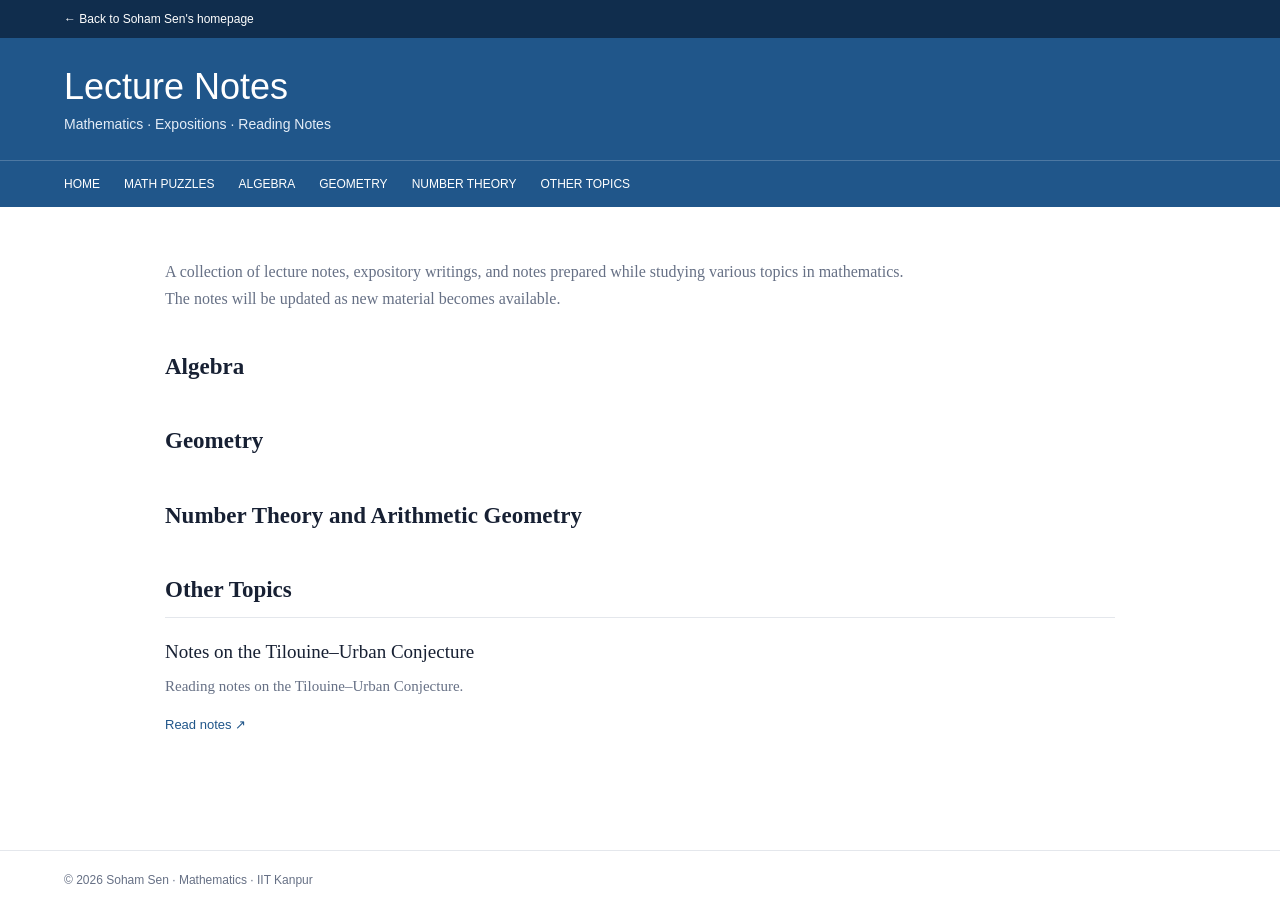
<file: notes.html>
<!doctype html>
<html lang="en">
<head>
  <meta charset="utf-8">
  <meta name="viewport" content="width=device-width, initial-scale=1">
  <meta name="description" content="Lecture notes and mathematical expositions by Soham Sen.">
  <title>Lecture Notes — Soham Sen</title>

  <style>
    :root {
      --ink: #172033;
      --muted: #667085;
      --line: #e4e7ec;
      --accent: #20568a;
      --topbar: #102d4d;
    }

    * {
      box-sizing: border-box;
    }

    body {
      margin: 0;
      color: var(--ink);
      background: #fff;
      font-family: Georgia, "Times New Roman", serif;
      line-height: 1.7;
    }

    .topbar {
      background: var(--topbar);
      padding: 12px 5%;
      font: 12px Arial, sans-serif;
    }

    .topbar a {
      color: #fff;
      text-decoration: none;
    }

    header {
      background: var(--accent);
      color: #fff;
      padding: 28px 5%;
    }

    header h1 {
      margin: 0;
      font: 36px Arial, sans-serif;
      font-weight: normal;
    }

    header p {
      margin: 8px 0 0;
      color: #e4edf7;
      font: 14px Arial, sans-serif;
    }

    nav {
      display: flex;
      flex-wrap: wrap;
      gap: 24px;
      padding: 16px 5%;
      background: var(--accent);
      border-top: 1px solid rgba(255,255,255,.2);
      font: 12px Arial, sans-serif;
      text-transform: uppercase;
    }

    nav a {
      color: #fff;
      text-decoration: none;
    }

    nav a:hover {
      text-decoration: underline;
    }

    main {
      max-width: 1000px;
      margin: 0 auto;
      padding: 35px 25px 60px;
    }

    .intro {
      color: var(--muted);
      max-width: 750px;
      margin-bottom: 35px;
    }

    h2 {
      font-size: 23px;
      margin-bottom: 8px;
    }

    .category {
      margin: 35px 0;
    }

    .note {
      padding: 18px 0;
      border-top: 1px solid var(--line);
    }

    .note h3 {
      margin: 0 0 6px;
      font-size: 19px;
      font-weight: normal;
    }

    .note p {
      margin: 5px 0 10px;
      color: var(--muted);
      font-size: 15px;
    }

    .note a {
      color: var(--accent);
      text-decoration: none;
      font: 13px Arial, sans-serif;
    }

    .note a:hover {
      text-decoration: underline;
    }

    footer {
      border-top: 1px solid var(--line);
      padding: 22px 5%;
      color: var(--muted);
      font: 12px Arial, sans-serif;
    }

    @media (max-width: 600px) {
      header h1 {
        font-size: 29px;
      }

      nav {
        gap: 15px;
      }
    }
  </style>
</head>

<body>

  <div class="topbar">
    <a href="index.html">← Back to Soham Sen's homepage</a>
  </div>

  <header>
    <h1>Lecture Notes</h1>
    <p>Mathematics · Expositions · Reading Notes</p>
  </header>

  <nav>
    <a href="index.html">Home</a>
    <a href="puzzles.html">Math Puzzles</a>
    <a href="#algebra">Algebra</a>
    <a href="#geometry">Geometry</a>
    <a href="#number-theory">Number Theory</a>
    <a href="#other">Other Topics</a>
  </nav>

  <main>
    <p class="intro">
      A collection of lecture notes, expository writings, and notes
      prepared while studying various topics in mathematics.
      The notes will be updated as new material becomes available.
    </p>

    <section class="category" id="algebra">
      <h2>Algebra</h2>

      <!-- Add your algebra lecture notes here. -->

    </section>

    <section class="category" id="geometry">
      <h2>Geometry</h2>

      <!-- Add your geometry lecture notes here. -->

    </section>

    <section class="category" id="number-theory">
      <h2>Number Theory and Arithmetic Geometry</h2>

      <!-- Add your number theory lecture notes here. -->

    </section>

    <section class="category" id="other">
      <h2>Other Topics</h2>

      <article class="note">
        <h3>Notes on the Tilouine–Urban Conjecture</h3>
        <p>Reading notes on the Tilouine–Urban Conjecture.</p>
        <a href="https://drive.google.com/file/d/10lPmtVcdEKMHfXTTJlKob9zQ8uNAQ84b/view?usp=sharing"
           target="_blank" rel="noopener noreferrer">
          Read notes ↗
        </a>
      </article>

    </section>
  </main>

  <footer>
    © <span id="year"></span> Soham Sen · Mathematics · IIT Kanpur
  </footer>

  <script>
    document.getElementById("year").textContent =
      new Date().getFullYear();
  </script>

</body>
</html>
</file>
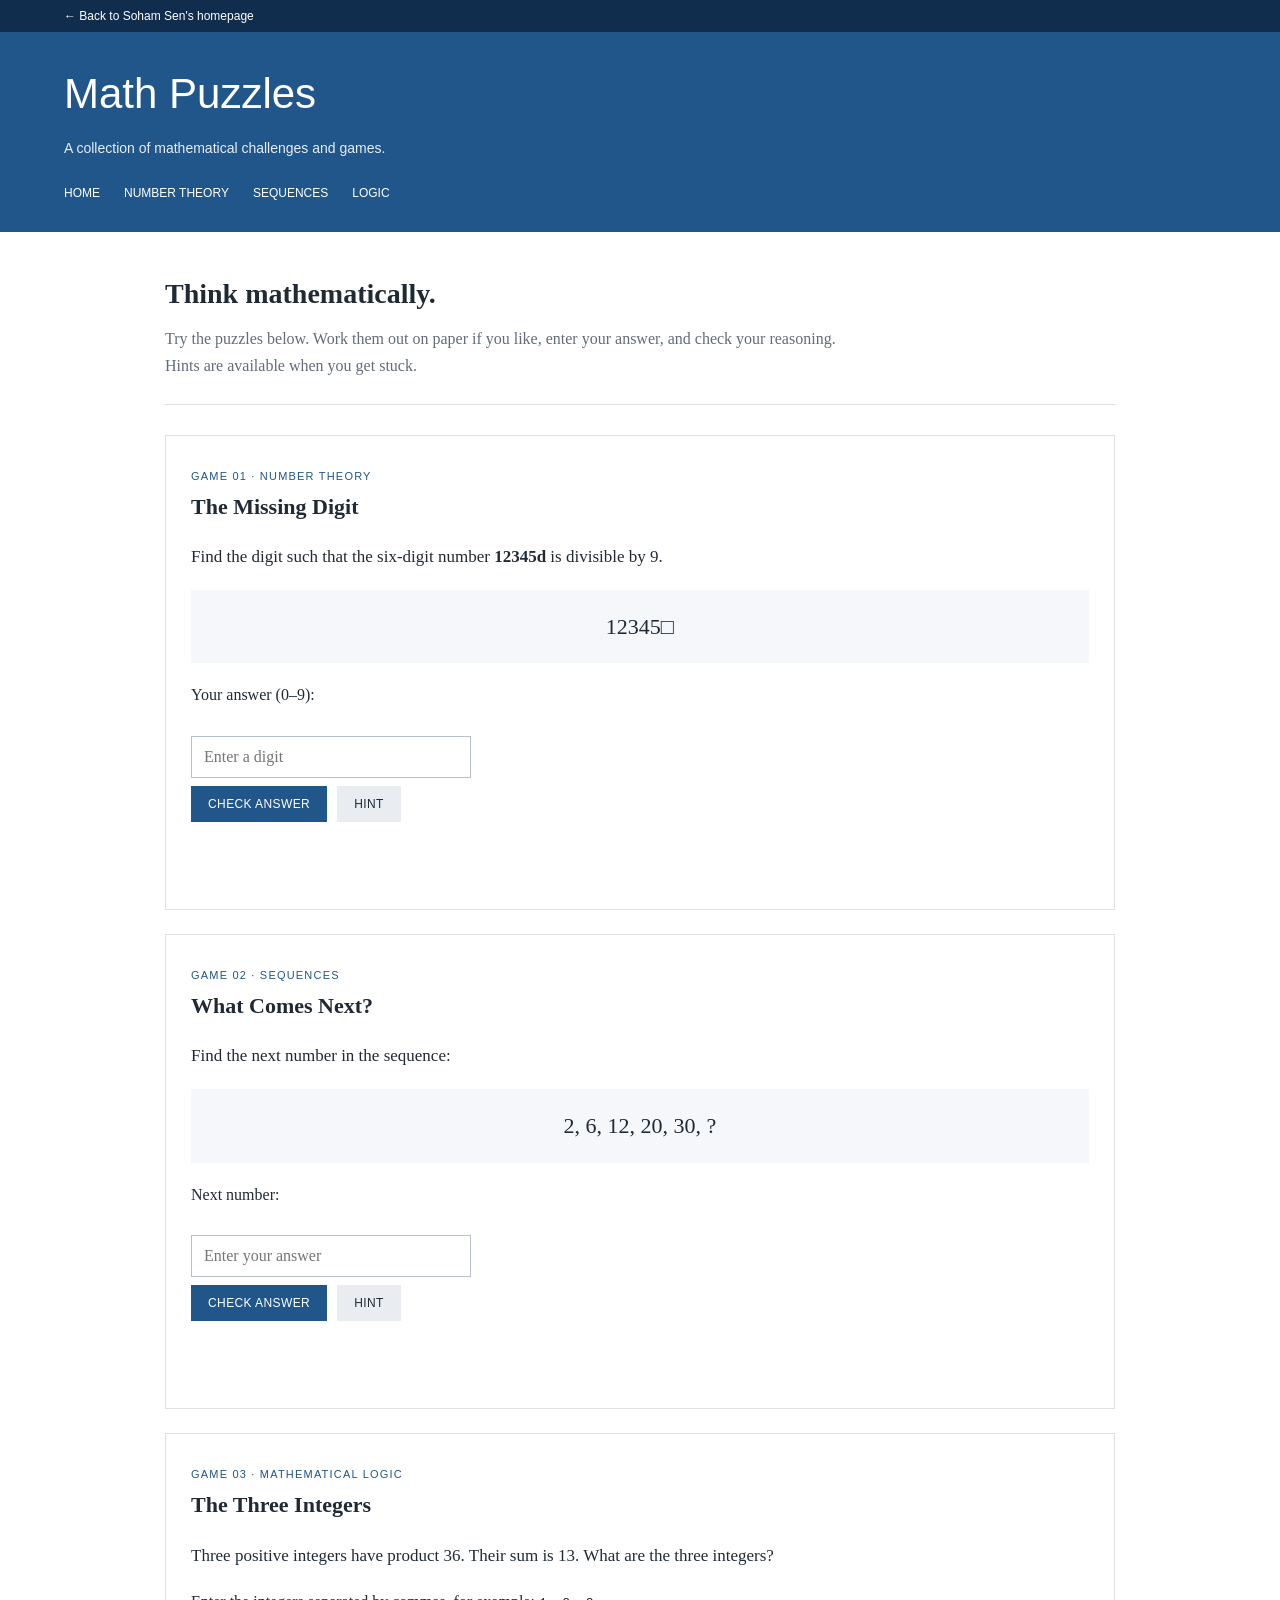
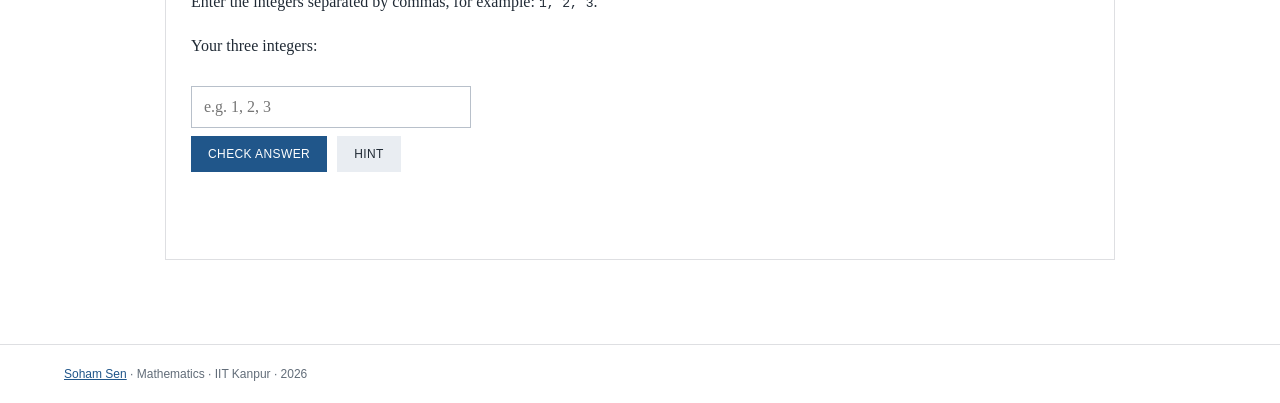
<file: puzzles.html>
<!DOCTYPE html>
<html lang="en">
<head>
    <meta charset="UTF-8">
    <meta name="viewport" content="width=device-width, initial-scale=1">

    <title>Math Puzzles | Soham Sen</title>

    <style>
        :root {
            --navy: #102d4d;
            --blue: #20568a;
            --ink: #202a35;
            --muted: #626d79;
            --line: #dedfe2;
            --paper: #ffffff;
            --soft: #f5f7fa;
        }

        * {
            box-sizing: border-box;
        }

        body {
            margin: 0;
            background: var(--paper);
            color: var(--ink);
            font-family: Georgia, "Times New Roman", serif;
            line-height: 1.7;
        }

        a {
            color: var(--blue);
        }

        .topbar {
            padding: 9px 5%;
            background: var(--navy);
            color: white;
            font: 12px Arial, sans-serif;
        }

        .topbar a {
            color: white;
            text-decoration: none;
        }

        header {
            padding: 26px 5% 18px;
            background: var(--blue);
            color: white;
            font-family: Arial, sans-serif;
        }

        header h1 {
            margin: 0;
            font-size: clamp(30px, 4vw, 42px);
            font-weight: 400;
        }

        header p {
            margin: 8px 0 0;
            color: #e6edf5;
            font-size: 14px;
        }

        nav {
            display: flex;
            flex-wrap: wrap;
            gap: 24px;
            margin-top: 22px;
        }

        nav a {
            padding-bottom: 8px;
            color: white;
            font-size: 12px;
            text-decoration: none;
            text-transform: uppercase;
            border-bottom: 2px solid transparent;
        }

        nav a:hover {
            border-bottom-color: white;
        }

        main {
            width: min(950px, 90%);
            margin: 0 auto;
            padding: 38px 0 60px;
        }

        .intro {
            margin-bottom: 30px;
            padding-bottom: 24px;
            border-bottom: 1px solid var(--line);
        }

        .intro h2 {
            margin: 0 0 8px;
            font-size: 28px;
        }

        .intro p {
            max-width: 700px;
            margin: 0;
            color: var(--muted);
        }

        .game {
            margin: 24px 0;
            padding: 25px;
            border: 1px solid var(--line);
            background: white;
        }

        .game h3 {
            margin: 0 0 5px;
            font-size: 22px;
        }

        .category {
            color: var(--blue);
            font: 11px Arial, sans-serif;
            letter-spacing: 1.2px;
            text-transform: uppercase;
        }

        .question {
            margin: 18px 0;
            font-size: 17px;
        }

        .formula {
            margin: 18px 0;
            padding: 18px;
            background: var(--soft);
            text-align: center;
            font-size: 22px;
        }

        input {
            width: min(280px, 100%);
            padding: 11px 12px;
            border: 1px solid #b8c0ca;
            border-radius: 0;
            font: 16px Georgia, serif;
        }

        button {
            margin: 8px 6px 8px 0;
            padding: 11px 17px;
            border: 0;
            background: var(--blue);
            color: white;
            cursor: pointer;
            font: 12px Arial, sans-serif;
            text-transform: uppercase;
            letter-spacing: .4px;
        }

        button:hover {
            background: var(--navy);
        }

        .hint-button {
            background: #e9edf2;
            color: var(--ink);
        }

        .hint-button:hover {
            background: #d8e0e8;
        }

        .feedback {
            min-height: 28px;
            margin-top: 12px;
            font-size: 14px;
        }

        .correct {
            color: #176b3a;
        }

        .incorrect {
            color: #a32c2c;
        }

        .hint {
            color: var(--muted);
            font-size: 14px;
        }

        footer {
            padding: 22px 5%;
            border-top: 1px solid var(--line);
            color: var(--muted);
            font: 12px Arial, sans-serif;
        }

        @media (max-width: 600px) {
            nav {
                gap: 15px;
            }

            .game {
                padding: 18px;
            }

            .formula {
                font-size: 19px;
            }
        }
    </style>
</head>

<body>

    <div class="topbar">
        <a href="index.html">← Back to Soham Sen's homepage</a>
    </div>

    <header>
        <h1>Math Puzzles</h1>
        <p>A collection of mathematical challenges and games.</p>

        <nav>
            <a href="index.html">Home</a>
            <a href="#number-theory">Number Theory</a>
            <a href="#sequences">Sequences</a>
            <a href="#logic">Logic</a>
        </nav>
    </header>

    <main>

        <section class="intro">
            <h2>Think mathematically.</h2>

            <p>
                Try the puzzles below. Work them out on paper if you like,
                enter your answer, and check your reasoning.
                Hints are available when you get stuck.
            </p>
        </section>

        <!-- Game 1 -->
        <section class="game" id="number-theory">
            <span class="category">Game 01 · Number Theory</span>

            <h3>The Missing Digit</h3>

            <p class="question">
                Find the digit such that the six-digit number
                <strong>12345d</strong> is divisible by 9.
            </p>

            <div class="formula">
                12345□
            </div>

            <label for="answer1">Your answer (0–9):</label>
            <br><br>

            <input id="answer1" type="text"
                   inputmode="numeric" maxlength="1"
                   placeholder="Enter a digit">

            <br>

            <button onclick="checkAnswer(1)">Check answer</button>
            <button class="hint-button" onclick="showHint(1)">
                Hint
            </button>

            <p id="feedback1" class="feedback" aria-live="polite"></p>
            <p id="hint1" class="hint"></p>
        </section>

        <!-- Game 2 -->
        <section class="game" id="sequences">
            <span class="category">Game 02 · Sequences</span>

            <h3>What Comes Next?</h3>

            <p class="question">
                Find the next number in the sequence:
            </p>

            <div class="formula">
                2, 6, 12, 20, 30, ?
            </div>

            <label for="answer2">Next number:</label>
            <br><br>

            <input id="answer2" type="text"
                   inputmode="numeric"
                   placeholder="Enter your answer">

            <br>

            <button onclick="checkAnswer(2)">Check answer</button>
            <button class="hint-button" onclick="showHint(2)">
                Hint
            </button>

            <p id="feedback2" class="feedback" aria-live="polite"></p>
            <p id="hint2" class="hint"></p>
        </section>

        <!-- Game 3 -->
        <section class="game" id="logic">
            <span class="category">Game 03 · Mathematical Logic</span>

            <h3>The Three Integers</h3>

            <p class="question">
                Three positive integers have product 36.
                Their sum is 13. What are the three integers?
            </p>

            <p>
                Enter the integers separated by commas, for example:
                <code>1, 2, 3</code>.
            </p>

            <label for="answer3">Your three integers:</label>
            <br><br>

            <input id="answer3" type="text"
                   placeholder="e.g. 1, 2, 3">

            <br>

            <button onclick="checkAnswer(3)">Check answer</button>
            <button class="hint-button" onclick="showHint(3)">
                Hint
            </button>

            <p id="feedback3" class="feedback" aria-live="polite"></p>
            <p id="hint3" class="hint"></p>
        </section>

    </main>

    <footer>
        <a href="index.html">Soham Sen</a>
        · Mathematics · IIT Kanpur
        · <span id="year"></span>
    </footer>

    <script>
        document.getElementById("year").textContent =
            new Date().getFullYear();

        const answers = {
            1: "3",
            2: "42",
            3: "2,2,9"
        };

        const hints = {
            1: "A number is divisible by 9 if the sum of its digits is divisible by 9.",
            2: "Look at the differences between consecutive terms.",
            3: "List factor triples of 36 and check which triple sums to 13."
        };

        function normalizeIntegers(value) {
            return value
                .split(/[,\s]+/)
                .filter(Boolean)
                .map(Number)
                .sort((a, b) => a - b)
                .join(",");
        }

        function checkAnswer(id) {
            const input = document.getElementById("answer" + id);
            const feedback = document.getElementById("feedback" + id);

            let userAnswer = input.value.trim();
            let isCorrect = false;

            if (id === 3) {
                userAnswer = normalizeIntegers(userAnswer);
                isCorrect = userAnswer === answers[3];
            } else {
                isCorrect = userAnswer === answers[id];
            }

            feedback.className = "feedback";

            if (isCorrect) {
                feedback.textContent =
                    "Correct! Well done.";
                feedback.classList.add("correct");
            } else {
                feedback.textContent =
                    "Not quite. Try again!";
                feedback.classList.add("incorrect");
            }
        }

        function showHint(id) {
            document.getElementById("hint" + id).textContent =
                hints[id];
        }
    </script>

</body>
</html>
</file>
